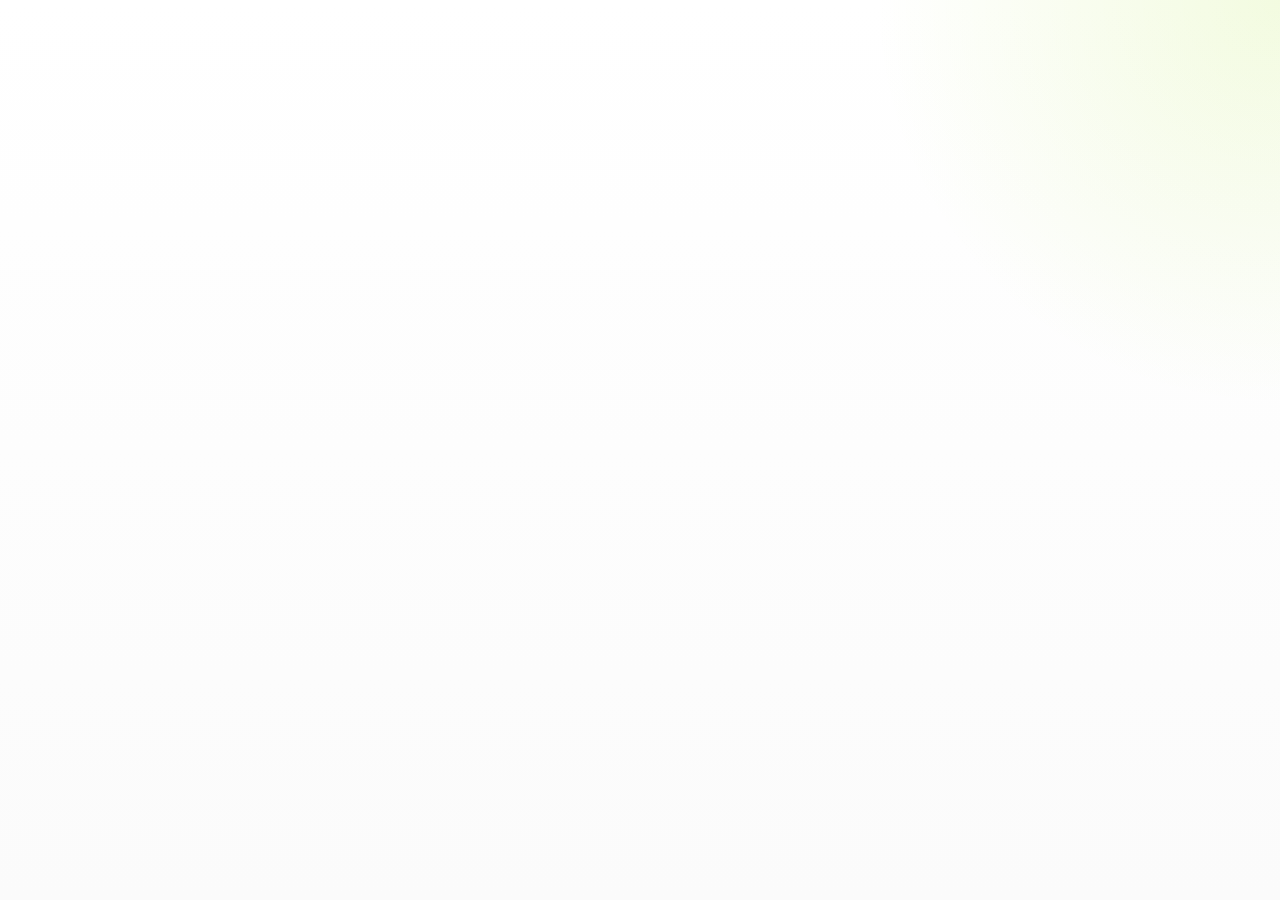
<file: index.html>
<!DOCTYPE html>
<html lang="en">
<head>
  <meta charset="UTF-8" />
  <meta name="viewport" content="width=device-width, initial-scale=1.0" />
  <title>UltraPadel Pro</title>
  <link rel="stylesheet" href="./src/styles/variables.css" />
  <link rel="stylesheet" href="./src/styles/base.css" />
  <link rel="stylesheet" href="./src/styles/layout.css" />
  <link rel="stylesheet" href="./src/styles/components.css" />
  <style>
    [hidden] {
      display: none !important;
    }
  </style>
</head>
<body>
  <div id="app"></div>

  <script>
    window.ULTRAPADEL_SUPABASE_URL = window.ULTRAPADEL_SUPABASE_URL || "https://tbmkvmotnwwyfvcqvjlt.supabase.co";
    window.ULTRAPADEL_SUPABASE_ANON_KEY = window.ULTRAPADEL_SUPABASE_ANON_KEY || "sb_publishable_FzFU14_voXOLGM_ulzw95w_0Tacknk5";
  </script>
  <script type="module" src="./src/main.js"></script>
</body>
</html>
</file>
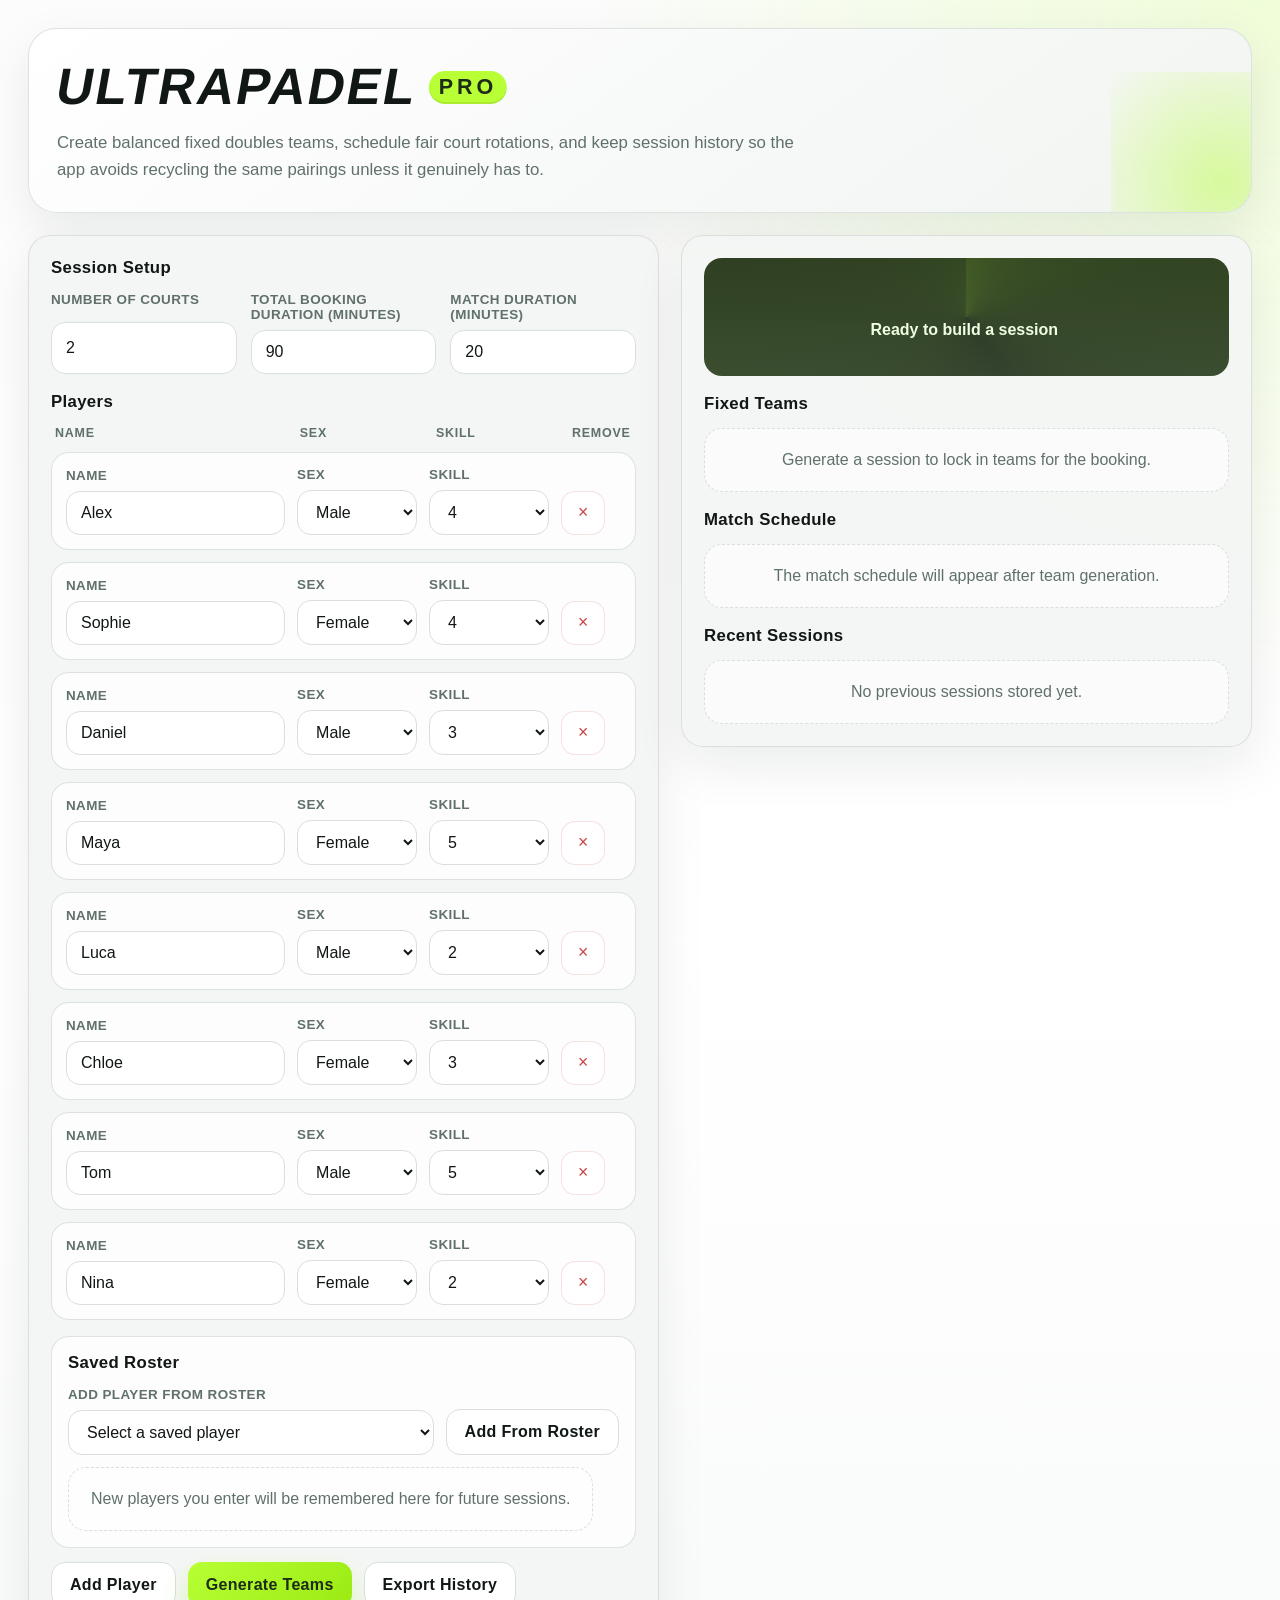
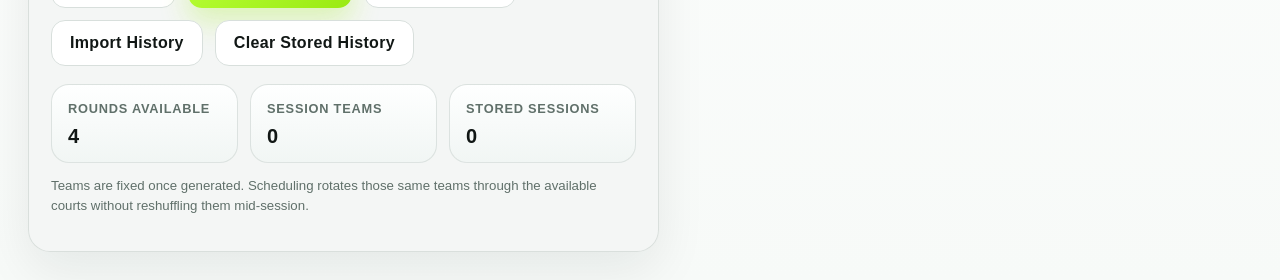
<file: ultrapadel-pro.html>
<!DOCTYPE html>
<html lang="en">
<head>
  <meta charset="UTF-8" />
  <meta name="viewport" content="width=device-width, initial-scale=1.0" />
  <title>UltraPadel Pro</title>
  <style>
    :root {
      --bg: #ffffff;
      --panel: #f3f5f4;
      --panel-strong: #e9eeeb;
      --text: #111715;
      --muted: #60706a;
      --line: #d8dfdc;
      --accent: #b8ff35;
      --accent-strong: #9aea13;
      --accent-dark: #1d2b18;
      --shadow: 0 18px 50px rgba(17, 23, 21, 0.08);
      --radius: 22px;
      --radius-sm: 14px;
    }

    * {
      box-sizing: border-box;
    }

    html, body {
      margin: 0;
      min-height: 100%;
      background:
        radial-gradient(circle at top right, rgba(184, 255, 53, 0.18), transparent 30%),
        linear-gradient(180deg, #fbfcfb 0%, #ffffff 50%, #f7faf8 100%);
      color: var(--text);
      font-family: "Segoe UI", "Helvetica Neue", Arial, sans-serif;
    }

    body {
      padding: 28px;
    }

    .app {
      max-width: 1400px;
      margin: 0 auto;
      display: grid;
      gap: 22px;
    }

    .hero {
      position: relative;
      overflow: hidden;
      border-radius: 28px;
      padding: 28px;
      background: linear-gradient(145deg, rgba(255,255,255,0.96), rgba(240,244,241,0.96));
      box-shadow: var(--shadow);
      border: 1px solid rgba(216, 223, 220, 0.85);
    }

    .hero::after {
      content: "";
      position: absolute;
      inset: auto -80px -80px auto;
      width: 220px;
      height: 220px;
      background: radial-gradient(circle, rgba(184,255,53,0.45), rgba(184,255,53,0));
      pointer-events: none;
    }

    .logo {
      display: inline-flex;
      align-items: baseline;
      gap: 12px;
      font-size: clamp(2rem, 4vw, 3.5rem);
      font-weight: 900;
      letter-spacing: 0.04em;
      text-transform: uppercase;
      transform: skewX(-10deg);
    }

    .logo .pro {
      color: var(--accent-dark);
      background: var(--accent);
      padding: 4px 10px;
      border-radius: 999px;
      font-size: 0.42em;
      letter-spacing: 0.18em;
      transform: translateY(-10px) skewX(10deg);
      box-shadow: inset 0 -2px 0 rgba(0,0,0,0.08);
    }

    .hero p {
      max-width: 760px;
      margin: 14px 0 0;
      color: var(--muted);
      font-size: 1.05rem;
      line-height: 1.6;
    }

    .layout {
      display: grid;
      grid-template-columns: 1.05fr 0.95fr;
      gap: 22px;
      align-items: start;
    }

    .panel {
      background: rgba(243, 245, 244, 0.9);
      border: 1px solid rgba(216, 223, 220, 0.95);
      border-radius: var(--radius);
      box-shadow: var(--shadow);
      padding: 22px;
      backdrop-filter: blur(8px);
    }

    .panel h2,
    .panel h3 {
      margin: 0 0 14px;
      font-size: 1.05rem;
      letter-spacing: 0.02em;
    }

    .config-grid {
      display: grid;
      grid-template-columns: repeat(3, minmax(0, 1fr));
      gap: 14px;
      margin-bottom: 18px;
    }

    .field,
    .player-cell {
      display: grid;
      gap: 8px;
    }

    label {
      font-size: 0.84rem;
      font-weight: 700;
      color: var(--muted);
      letter-spacing: 0.03em;
      text-transform: uppercase;
    }

    input,
    select,
    button,
    textarea {
      font: inherit;
    }

    input,
    select,
    textarea {
      width: 100%;
      border: 1px solid var(--line);
      background: #ffffff;
      border-radius: 14px;
      padding: 12px 14px;
      color: var(--text);
      outline: none;
      transition: border-color 180ms ease, box-shadow 180ms ease, transform 180ms ease;
    }

    input:focus,
    select:focus,
    textarea:focus {
      border-color: rgba(154, 234, 19, 0.8);
      box-shadow: 0 0 0 4px rgba(184, 255, 53, 0.18);
    }

    .players-head,
    .player-row {
      display: grid;
      grid-template-columns: minmax(0, 1.5fr) minmax(120px, 0.8fr) minmax(120px, 0.8fr) 60px;
      gap: 12px;
      align-items: end;
    }

    .players-head {
      margin-bottom: 12px;
      padding: 0 4px;
      color: var(--muted);
      font-weight: 700;
      font-size: 0.78rem;
      text-transform: uppercase;
      letter-spacing: 0.06em;
    }

    .players-list {
      display: grid;
      gap: 12px;
      margin-bottom: 16px;
    }

    .roster-panel {
      margin-top: 14px;
      padding: 16px;
      border-radius: 18px;
      background: rgba(255, 255, 255, 0.76);
      border: 1px solid rgba(216, 223, 220, 0.85);
    }

    .roster-controls {
      display: grid;
      grid-template-columns: minmax(0, 1fr) auto;
      gap: 12px;
      align-items: end;
      margin-bottom: 12px;
    }

    .roster-chips {
      display: flex;
      flex-wrap: wrap;
      gap: 8px;
    }

    .roster-chip {
      display: inline-flex;
      align-items: center;
      gap: 6px;
      padding: 8px 12px;
      border-radius: 999px;
      background: rgba(184, 255, 53, 0.14);
      color: #2c4610;
      font-size: 0.85rem;
      font-weight: 700;
    }

    .roster-chip small {
      color: var(--muted);
      font-weight: 700;
    }

    .player-row {
      padding: 14px;
      background: rgba(255, 255, 255, 0.82);
      border: 1px solid rgba(216, 223, 220, 0.85);
      border-radius: 18px;
      transition: transform 180ms ease, box-shadow 180ms ease;
    }

    .player-row:hover {
      transform: translateY(-2px);
      box-shadow: 0 10px 24px rgba(17, 23, 21, 0.06);
    }

    .icon-btn,
    .secondary-btn,
    .primary-btn {
      border: none;
      cursor: pointer;
      transition: transform 180ms ease, box-shadow 180ms ease, background 180ms ease;
    }

    .icon-btn {
      width: 44px;
      height: 44px;
      border-radius: 14px;
      background: #ffffff;
      color: #c54444;
      border: 1px solid rgba(197, 68, 68, 0.16);
      font-size: 1.1rem;
    }

    .icon-btn:hover,
    .secondary-btn:hover,
    .primary-btn:hover {
      transform: translateY(-1px);
    }

    .actions {
      display: flex;
      flex-wrap: wrap;
      gap: 12px;
      margin-top: 14px;
    }

    .primary-btn,
    .secondary-btn {
      padding: 13px 18px;
      border-radius: 14px;
      font-weight: 800;
      letter-spacing: 0.02em;
    }

    .primary-btn {
      background: linear-gradient(135deg, var(--accent) 0%, var(--accent-strong) 100%);
      color: var(--accent-dark);
      box-shadow: 0 14px 28px rgba(154, 234, 19, 0.28);
    }

    .secondary-btn {
      background: #ffffff;
      color: var(--text);
      border: 1px solid var(--line);
    }

    .meta-row {
      display: grid;
      grid-template-columns: repeat(3, minmax(0, 1fr));
      gap: 12px;
      margin-top: 18px;
    }

    .stat-card {
      padding: 14px 16px;
      border-radius: 18px;
      background: linear-gradient(180deg, rgba(255,255,255,0.92), rgba(241,245,243,0.92));
      border: 1px solid rgba(216, 223, 220, 0.85);
    }

    .stat-card strong {
      display: block;
      font-size: 1.25rem;
      margin-top: 8px;
    }

    .stat-card span {
      font-size: 0.8rem;
      font-weight: 800;
      letter-spacing: 0.06em;
      text-transform: uppercase;
      color: var(--muted);
    }

    .shuffle-box {
      min-height: 118px;
      display: grid;
      place-items: center;
      padding: 20px;
      border-radius: 18px;
      background: linear-gradient(180deg, rgba(29,43,24,0.96), rgba(36,52,30,0.92));
      color: #efffe1;
      margin-bottom: 18px;
      position: relative;
      overflow: hidden;
    }

    .shuffle-box::before {
      content: "";
      position: absolute;
      inset: -40%;
      background: conic-gradient(from 0deg, rgba(184,255,53,0.18), transparent 40%, rgba(184,255,53,0.1));
      animation: rotateGlow 9s linear infinite;
    }

    .shuffle-inner {
      position: relative;
      z-index: 1;
      text-align: center;
    }

    .shuffle-state {
      display: inline-flex;
      flex-wrap: wrap;
      justify-content: center;
      gap: 8px;
      min-height: 30px;
      margin-top: 10px;
    }

    .shuffle-pill {
      padding: 7px 10px;
      border-radius: 999px;
      font-size: 0.9rem;
      background: rgba(255,255,255,0.12);
      border: 1px solid rgba(255,255,255,0.12);
      animation: popIn 260ms ease;
    }

    .results-grid {
      display: grid;
      gap: 18px;
    }

    .team-list,
    .schedule-list,
    .history-list {
      display: grid;
      gap: 12px;
    }

    .team-card,
    .round-card,
    .history-card {
      padding: 16px;
      border-radius: 18px;
      background: rgba(255,255,255,0.84);
      border: 1px solid rgba(216,223,220,0.85);
    }

    .team-card header,
    .round-card header {
      display: flex;
      justify-content: space-between;
      gap: 12px;
      align-items: center;
      margin-bottom: 10px;
    }

    .team-tag,
    .court-tag,
    .badge {
      display: inline-flex;
      align-items: center;
      gap: 8px;
      padding: 6px 10px;
      border-radius: 999px;
      font-size: 0.78rem;
      font-weight: 800;
      letter-spacing: 0.05em;
      text-transform: uppercase;
    }

    .team-tag,
    .court-tag {
      background: rgba(184,255,53,0.18);
      color: #3b5a12;
    }

    .badge {
      background: rgba(17,23,21,0.06);
      color: var(--muted);
    }

    .team-players,
    .match-line,
    .history-line {
      display: flex;
      flex-wrap: wrap;
      gap: 10px;
      align-items: center;
    }

    .name-chip {
      padding: 9px 12px;
      border-radius: 999px;
      background: var(--panel);
      font-weight: 700;
    }

    .name-chip small {
      color: var(--muted);
      font-weight: 600;
      margin-left: 6px;
    }

    .vs {
      font-size: 0.82rem;
      font-weight: 900;
      letter-spacing: 0.1em;
      color: var(--muted);
    }

    .subtle {
      color: var(--muted);
      font-size: 0.92rem;
      line-height: 1.5;
    }

    .empty {
      padding: 22px;
      border-radius: 18px;
      border: 1px dashed var(--line);
      color: var(--muted);
      text-align: center;
      background: rgba(255,255,255,0.55);
    }

    .footer-note {
      font-size: 0.83rem;
      color: var(--muted);
      line-height: 1.5;
    }

    @keyframes rotateGlow {
      to { transform: rotate(360deg); }
    }

    @keyframes popIn {
      from {
        opacity: 0;
        transform: translateY(10px) scale(0.96);
      }
      to {
        opacity: 1;
        transform: translateY(0) scale(1);
      }
    }

    @media (max-width: 1120px) {
      .layout {
        grid-template-columns: 1fr;
      }
    }

    @media (max-width: 780px) {
      body {
        padding: 16px;
      }

      .config-grid,
      .meta-row {
        grid-template-columns: 1fr;
      }

      .players-head {
        display: none;
      }

      .player-row {
        grid-template-columns: 1fr;
      }
    }
  </style>
</head>
<body>
  <div class="app">
    <section class="hero">
      <div class="logo">UltraPadel <span class="pro">Pro</span></div>
      <p>Create balanced fixed doubles teams, schedule fair court rotations, and keep session history so the app avoids recycling the same pairings unless it genuinely has to.</p>
    </section>

    <div class="layout">
      <section class="panel">
        <h2>Session Setup</h2>
        <div class="config-grid">
          <div class="field">
            <label for="courts">Number of courts</label>
            <input id="courts" type="number" min="1" step="1" value="2" />
          </div>
          <div class="field">
            <label for="bookingDuration">Total booking duration (minutes)</label>
            <input id="bookingDuration" type="number" min="1" step="1" value="90" />
          </div>
          <div class="field">
            <label for="matchDuration">Match duration (minutes)</label>
            <input id="matchDuration" type="number" min="1" step="1" value="20" />
          </div>
        </div>

        <h3>Players</h3>
        <div class="players-head">
          <div>Name</div>
          <div>Sex</div>
          <div>Skill</div>
          <div>Remove</div>
        </div>
        <div id="playersList" class="players-list"></div>

        <div class="roster-panel">
          <h3>Saved Roster</h3>
          <div class="roster-controls">
            <div class="field">
              <label for="rosterSelect">Add player from roster</label>
              <select id="rosterSelect">
                <option value="">Select a saved player</option>
              </select>
            </div>
            <button id="addFromRosterBtn" class="secondary-btn" type="button">Add From Roster</button>
          </div>
          <div id="rosterPreview" class="roster-chips">
            <div class="empty">New players you enter will be remembered here for future sessions.</div>
          </div>
        </div>

        <div class="actions">
          <button id="addPlayerBtn" class="secondary-btn" type="button">Add Player</button>
          <button id="generateBtn" class="primary-btn" type="button">Generate Teams</button>
          <button id="exportHistoryBtn" class="secondary-btn" type="button">Export History</button>
          <button id="importHistoryBtn" class="secondary-btn" type="button">Import History</button>
          <input id="importHistoryInput" type="file" accept=".json,application/json" hidden />
          <button id="clearHistoryBtn" class="secondary-btn" type="button">Clear Stored History</button>
        </div>

        <div class="meta-row">
          <div class="stat-card">
            <span>Rounds Available</span>
            <strong id="roundsStat">0</strong>
          </div>
          <div class="stat-card">
            <span>Session Teams</span>
            <strong id="teamsStat">0</strong>
          </div>
          <div class="stat-card">
            <span>Stored Sessions</span>
            <strong id="historyStat">0</strong>
          </div>
        </div>

        <p class="footer-note">Teams are fixed once generated. Scheduling rotates those same teams through the available courts without reshuffling them mid-session.</p>
      </section>

      <section class="panel">
        <div class="shuffle-box">
          <div class="shuffle-inner">
            <strong id="shuffleTitle">Ready to build a session</strong>
            <div id="shuffleState" class="shuffle-state"></div>
          </div>
        </div>

        <div class="results-grid">
          <div>
            <h2>Fixed Teams</h2>
            <div id="teamsOutput" class="team-list">
              <div class="empty">Generate a session to lock in teams for the booking.</div>
            </div>
          </div>

          <div>
            <h2>Match Schedule</h2>
            <div id="scheduleOutput" class="schedule-list">
              <div class="empty">The match schedule will appear after team generation.</div>
            </div>
          </div>

          <div>
            <h2>Recent Sessions</h2>
            <div id="historyOutput" class="history-list">
              <div class="empty">No previous sessions stored yet.</div>
            </div>
          </div>
        </div>
      </section>
    </div>
  </div>

  <script>
    const STORAGE_KEY = "ultrapadel-pro-sessions";
    const ROSTER_STORAGE_KEY = "ultrapadel-pro-roster";
    const MAX_GENERATION_ATTEMPTS = 900;
    const EXACT_TEAM_SEARCH_LIMIT = 12;

    const state = {
      players: [],
      roster: [],
      currentSession: null,
      shuffleInterval: null
    };

    const els = {
      courts: document.getElementById("courts"),
      bookingDuration: document.getElementById("bookingDuration"),
      matchDuration: document.getElementById("matchDuration"),
      playersList: document.getElementById("playersList"),
      rosterSelect: document.getElementById("rosterSelect"),
      rosterPreview: document.getElementById("rosterPreview"),
      addPlayerBtn: document.getElementById("addPlayerBtn"),
      addFromRosterBtn: document.getElementById("addFromRosterBtn"),
      generateBtn: document.getElementById("generateBtn"),
      exportHistoryBtn: document.getElementById("exportHistoryBtn"),
      importHistoryBtn: document.getElementById("importHistoryBtn"),
      importHistoryInput: document.getElementById("importHistoryInput"),
      clearHistoryBtn: document.getElementById("clearHistoryBtn"),
      shuffleTitle: document.getElementById("shuffleTitle"),
      shuffleState: document.getElementById("shuffleState"),
      teamsOutput: document.getElementById("teamsOutput"),
      scheduleOutput: document.getElementById("scheduleOutput"),
      historyOutput: document.getElementById("historyOutput"),
      roundsStat: document.getElementById("roundsStat"),
      teamsStat: document.getElementById("teamsStat"),
      historyStat: document.getElementById("historyStat")
    };

    function uid() {
      return Math.random().toString(36).slice(2, 10);
    }

    function createPlayer(name, sex, skill) {
      return { id: uid(), name, sex, skill };
    }

    function getStoredSessions() {
      try {
        const parsed = JSON.parse(localStorage.getItem(STORAGE_KEY) || "[]");
        return Array.isArray(parsed) ? parsed : [];
      } catch (error) {
        return [];
      }
    }

    function getStoredRoster() {
      try {
        const parsed = JSON.parse(localStorage.getItem(ROSTER_STORAGE_KEY) || "[]");
        return Array.isArray(parsed) ? parsed : [];
      } catch (error) {
        return [];
      }
    }

    function saveRoster(roster) {
      localStorage.setItem(ROSTER_STORAGE_KEY, JSON.stringify(roster));
    }

    function normalizeName(name) {
      return String(name || "").trim().toLowerCase();
    }

    function upsertRosterPlayer(player) {
      const name = String(player.name || "").trim();
      if (!name) {
        return;
      }

      const normalizedName = normalizeName(name);
      const nextEntry = {
        name,
        sex: player.sex,
        skill: Number(player.skill)
      };

      const existingIndex = state.roster.findIndex((entry) => normalizeName(entry.name) === normalizedName);
      if (existingIndex >= 0) {
        state.roster[existingIndex] = nextEntry;
      } else {
        state.roster.push(nextEntry);
      }

      state.roster.sort((a, b) => a.name.localeCompare(b.name));
      saveRoster(state.roster);
      renderRoster();
    }

    function saveSession(session) {
      const sessions = getStoredSessions();
      const existingIndex = sessions.findIndex((entry) => isSameSession(entry, session));
      if (existingIndex >= 0) {
        sessions.splice(existingIndex, 1);
      }
      sessions.unshift(session);
      localStorage.setItem(STORAGE_KEY, JSON.stringify(sessions.slice(0, 40)));
    }

    function clearHistory() {
      localStorage.removeItem(STORAGE_KEY);
      renderHistory();
      updateStats();
    }

    function buildTeamHistoryMap(sessions) {
      const historyMap = new Map();
      sessions.forEach((session) => {
        (session.teams || []).forEach((team) => {
          const key = team.members.map((member) => member.name.trim().toLowerCase()).sort().join("|");
          historyMap.set(key, (historyMap.get(key) || 0) + 1);
        });
      });
      return historyMap;
    }

    function buildMatchHistoryMap(sessions) {
      const historyMap = new Map();
      sessions.forEach((session) => {
        (session.matches || []).forEach((match) => {
          const teams = [match.teamAKey, match.teamBKey].sort().join("::");
          historyMap.set(teams, (historyMap.get(teams) || 0) + 1);
        });
      });
      return historyMap;
    }

    function isSameSession(left, right) {
      if (!left || !right) {
        return false;
      }
      const leftTeams = (left.teams || []).map((team) => team.key || teamKey(team)).sort().join("::");
      const rightTeams = (right.teams || []).map((team) => team.key || teamKey(team)).sort().join("::");
      return left.createdAt === right.createdAt && leftTeams === rightTeams;
    }

    function renderPlayers() {
      els.playersList.innerHTML = "";
      state.players.forEach((player) => {
        const row = document.createElement("div");
        row.className = "player-row";
        row.innerHTML = `
          <div class="player-cell">
            <label>Name</label>
            <input type="text" value="${escapeHtml(player.name)}" data-id="${player.id}" data-field="name" placeholder="Player name" />
          </div>
          <div class="player-cell">
            <label>Sex</label>
            <select data-id="${player.id}" data-field="sex">
              <option value="Male" ${player.sex === "Male" ? "selected" : ""}>Male</option>
              <option value="Female" ${player.sex === "Female" ? "selected" : ""}>Female</option>
            </select>
          </div>
          <div class="player-cell">
            <label>Skill</label>
            <select data-id="${player.id}" data-field="skill">
              ${[1, 2, 3, 4, 5].map((value) => `<option value="${value}" ${Number(player.skill) === value ? "selected" : ""}>${value}</option>`).join("")}
            </select>
          </div>
          <button class="icon-btn" type="button" data-remove-id="${player.id}" aria-label="Remove player">×</button>
        `;
        els.playersList.appendChild(row);
      });
    }

    function renderRoster() {
      const roster = [...state.roster].sort((a, b) => a.name.localeCompare(b.name));
      els.rosterSelect.innerHTML = '<option value="">Select a saved player</option>';

      roster.forEach((player) => {
        const option = document.createElement("option");
        option.value = normalizeName(player.name);
        option.textContent = `${player.name} · ${player.sex} · Skill ${player.skill}`;
        els.rosterSelect.appendChild(option);
      });

      if (!roster.length) {
        els.rosterPreview.innerHTML = '<div class="empty">New players you enter will be remembered here for future sessions.</div>';
        return;
      }

      els.rosterPreview.innerHTML = roster.map((player) => `
        <span class="roster-chip">${escapeHtml(player.name)}<small>${player.sex} · ${player.skill}</small></span>
      `).join("");
    }

    function updateStats() {
      const rounds = calculateTotalRounds();
      const sessions = getStoredSessions();
      els.roundsStat.textContent = String(rounds);
      els.teamsStat.textContent = String(state.currentSession ? state.currentSession.teams.length : 0);
      els.historyStat.textContent = String(sessions.length);
    }

    function calculateTotalRounds() {
      const bookingDuration = Number(els.bookingDuration.value) || 0;
      const matchDuration = Number(els.matchDuration.value) || 0;
      if (bookingDuration <= 0 || matchDuration <= 0) {
        return 0;
      }
      return Math.floor(bookingDuration / matchDuration);
    }

    function averageSkill(players) {
      return players.reduce((sum, player) => sum + Number(player.skill), 0) / players.length;
    }

    function teamKey(team) {
      return team.members.map((member) => member.name.trim().toLowerCase()).sort().join("|");
    }

    function clonePlayers(players) {
      return players.map((player) => ({ ...player, skill: Number(player.skill) }));
    }

    function shuffleArray(input) {
      const arr = [...input];
      for (let i = arr.length - 1; i > 0; i -= 1) {
        const j = Math.floor(Math.random() * (i + 1));
        [arr[i], arr[j]] = [arr[j], arr[i]];
      }
      return arr;
    }

    function startShuffleAnimation(playerNames) {
      stopShuffleAnimation();
      els.shuffleTitle.textContent = "Generating balanced session teams...";
      const update = () => {
        const picks = shuffleArray(playerNames).slice(0, Math.min(8, playerNames.length));
        els.shuffleState.innerHTML = picks.map((name) => `<span class="shuffle-pill">${escapeHtml(name)}</span>`).join("");
      };
      update();
      state.shuffleInterval = setInterval(update, 130);
    }

    function stopShuffleAnimation(message) {
      if (state.shuffleInterval) {
        clearInterval(state.shuffleInterval);
        state.shuffleInterval = null;
      }
      if (message) {
        els.shuffleTitle.textContent = message;
      }
    }

    function validatePlayers(players) {
      if (players.length < 4) {
        return "Add at least 4 players to create doubles teams.";
      }
      if (players.length % 2 !== 0) {
        return "Player count must be even so everyone can be placed in fixed teams of 2.";
      }
      const names = players.map((player) => player.name.trim()).filter(Boolean);
      if (names.length !== players.length) {
        return "Every player needs a name.";
      }
      const normalized = new Set(names.map((name) => name.toLowerCase()));
      if (normalized.size !== names.length) {
        return "Player names must be unique for history tracking to work properly.";
      }
      return "";
    }

    function evaluateTeaming(pairing, historyMap) {
      const teamAverages = pairing.map((team) => averageSkill(team));
      const sessionAverage = teamAverages.reduce((sum, value) => sum + value, 0) / teamAverages.length;

      let repeatedTeams = 0;
      let repeatWeight = 0;
      let sameSexTeams = 0;
      let averageSpreadPenalty = 0;
      let internalBalancePenalty = 0;

      pairing.forEach((team, index) => {
        const key = team.map((member) => member.name.trim().toLowerCase()).sort().join("|");
        const repeats = historyMap.get(key) || 0;
        if (repeats > 0) {
          repeatedTeams += 1;
          repeatWeight += repeats;
        }
        if (team[0].sex === team[1].sex) {
          sameSexTeams += 1;
        }
        averageSpreadPenalty += Math.abs(teamAverages[index] - sessionAverage) * 12;
        // Encourage partners with complementary skill, but without making teams wildly uneven.
        internalBalancePenalty += Math.abs(Number(team[0].skill) - Number(team[1].skill)) * 3;
      });

      return {
        repeatedTeams,
        repeatWeight,
        sameSexTeams,
        averageSpreadPenalty,
        internalBalancePenalty,
        totalScore: (sameSexTeams * 10) + averageSpreadPenalty + internalBalancePenalty
      };
    }

    function compareTeamingMetrics(left, right) {
      if (!left) {
        return 1;
      }
      if (!right) {
        return -1;
      }
      if (left.repeatedTeams !== right.repeatedTeams) {
        return left.repeatedTeams < right.repeatedTeams ? -1 : 1;
      }
      if (left.repeatWeight !== right.repeatWeight) {
        return left.repeatWeight < right.repeatWeight ? -1 : 1;
      }
      if (left.sameSexTeams !== right.sameSexTeams) {
        return left.sameSexTeams < right.sameSexTeams ? -1 : 1;
      }
      if (left.averageSpreadPenalty !== right.averageSpreadPenalty) {
        return left.averageSpreadPenalty < right.averageSpreadPenalty ? -1 : 1;
      }
      if (left.internalBalancePenalty !== right.internalBalancePenalty) {
        return left.internalBalancePenalty < right.internalBalancePenalty ? -1 : 1;
      }
      return 0;
    }

    function getPairHistoryCount(playerA, playerB, historyMap) {
      const key = [playerA.name, playerB.name].map((name) => normalizeName(name)).sort().join("|");
      return historyMap.get(key) || 0;
    }

    function buildGreedyCandidate(players, historyMap) {
      const pool = shuffleArray(players);
      const candidate = [];

      while (pool.length) {
        const first = pool.shift();
        let bestIndex = 0;
        let bestScore = Number.POSITIVE_INFINITY;

        for (let i = 0; i < pool.length; i += 1) {
          const partner = pool[i];
          let score = getPairHistoryCount(first, partner, historyMap) * 1000;
          score += Math.abs(Number(first.skill) - Number(partner.skill)) * 4;
          if (first.sex === partner.sex) {
            score += 7;
          }
          score += Math.random() * 1.5;

          if (score < bestScore) {
            bestScore = score;
            bestIndex = i;
          }
        }

        const partner = pool.splice(bestIndex, 1)[0];
        candidate.push([first, partner]);
      }

      return candidate;
    }

    function searchBestTeaming(remainingPlayers, historyMap, currentPairing, bestResult) {
      if (!remainingPlayers.length) {
        const metrics = evaluateTeaming(currentPairing, historyMap);
        if (!bestResult || compareTeamingMetrics(metrics, bestResult.metrics) < 0) {
          return {
            pairing: currentPairing.map((team) => team.map((player) => ({ ...player }))),
            metrics
          };
        }
        return bestResult;
      }

      const [first, ...rest] = remainingPlayers;
      const orderedPartners = rest
        .map((partner, index) => ({
          partner,
          index,
          repeatCount: getPairHistoryCount(first, partner, historyMap),
          sameSex: first.sex === partner.sex ? 1 : 0,
          skillGap: Math.abs(Number(first.skill) - Number(partner.skill))
        }))
        .sort((a, b) => {
          if (a.repeatCount !== b.repeatCount) {
            return a.repeatCount - b.repeatCount;
          }
          if (a.sameSex !== b.sameSex) {
            return a.sameSex - b.sameSex;
          }
          if (a.skillGap !== b.skillGap) {
            return a.skillGap - b.skillGap;
          }
          return Math.random() - 0.5;
        });

      let candidateBest = bestResult;

      orderedPartners.forEach(({ partner, index }) => {
        const nextPairing = [...currentPairing, [first, partner]];
        const partialMetrics = evaluateTeaming(nextPairing, historyMap);

        if (candidateBest && partialMetrics.repeatedTeams > candidateBest.metrics.repeatedTeams) {
          return;
        }

        const nextRemaining = rest.filter((_, restIndex) => restIndex !== index);
        candidateBest = searchBestTeaming(nextRemaining, historyMap, nextPairing, candidateBest);
      });

      return candidateBest;
    }

    function generateTeams(players, sessions) {
      const historyMap = buildTeamHistoryMap(sessions);
      const workingPlayers = shuffleArray(clonePlayers(players));
      let bestPairing = null;
      let bestMetrics = null;

      if (workingPlayers.length <= EXACT_TEAM_SEARCH_LIMIT) {
        const result = searchBestTeaming(workingPlayers, historyMap, [], null);
        bestPairing = result ? result.pairing : null;
        bestMetrics = result ? result.metrics : null;
      } else {
        // For larger groups, keep the same priority order but sample many candidates.
        for (let attempt = 0; attempt < MAX_GENERATION_ATTEMPTS; attempt += 1) {
          const pairing = buildGreedyCandidate(workingPlayers, historyMap);
          const metrics = evaluateTeaming(pairing, historyMap);
          if (!bestMetrics || compareTeamingMetrics(metrics, bestMetrics) < 0) {
            bestPairing = pairing;
            bestMetrics = metrics;
          }
        }
      }

      const teams = (bestPairing || []).map((pair, index) => ({
        id: `T${index + 1}`,
        members: pair.map((player) => ({ ...player })),
        averageSkill: averageSkill(pair),
        mixed: pair[0].sex !== pair[1].sex
      })).sort((a, b) => a.averageSkill - b.averageSkill);

      return teams;
    }

    function generateTeamMatchups(teams, matchHistoryMap) {
      const matchups = [];
      for (let i = 0; i < teams.length; i += 1) {
        for (let j = i + 1; j < teams.length; j += 1) {
          const key = [teamKey(teams[i]), teamKey(teams[j])].sort().join("::");
          matchups.push({
            teamA: teams[i],
            teamB: teams[j],
            key,
            historicalCount: matchHistoryMap.get(key) || 0
          });
        }
      }
      return matchups.sort((a, b) => a.historicalCount - b.historicalCount);
    }

    function pickBestMatchCandidate(candidates, playCounts, lastPlayedTeams, seenSessionMatchups) {
      let best = null;
      let bestScore = Number.POSITIVE_INFINITY;

      candidates.forEach((candidate) => {
        const teamAKey = teamKey(candidate.teamA);
        const teamBKey = teamKey(candidate.teamB);
        const playGapScore = playCounts[teamAKey] + playCounts[teamBKey];
        const repeatPenalty = seenSessionMatchups.has(candidate.key) ? 180 : 0;
        const restPenalty = (lastPlayedTeams.has(teamAKey) ? 16 : 0) + (lastPlayedTeams.has(teamBKey) ? 16 : 0);
        const historicalPenalty = candidate.historicalCount * 8;
        const score = playGapScore * 10 + repeatPenalty + restPenalty + historicalPenalty;

        if (score < bestScore) {
          bestScore = score;
          best = candidate;
        }
      });

      return best;
    }

    function scheduleMatches(teams, totalRounds, courtCount, sessions) {
      const matchHistoryMap = buildMatchHistoryMap(sessions);
      const allMatchups = generateTeamMatchups(teams, matchHistoryMap);
      const playCounts = Object.fromEntries(teams.map((team) => [teamKey(team), 0]));
      const schedule = [];
      const seenSessionMatchups = new Set();
      let lastPlayedTeams = new Set();

      for (let round = 1; round <= totalRounds; round += 1) {
        const matchesThisRound = [];
        const teamsUsedThisRound = new Set();

        for (let court = 1; court <= courtCount; court += 1) {
          const available = allMatchups.filter((match) => {
            const teamAKey = teamKey(match.teamA);
            const teamBKey = teamKey(match.teamB);
            return !teamsUsedThisRound.has(teamAKey) && !teamsUsedThisRound.has(teamBKey);
          });

          if (!available.length) {
            break;
          }

          const chosen = pickBestMatchCandidate(available, playCounts, lastPlayedTeams, seenSessionMatchups);
          if (!chosen) {
            break;
          }

          const teamAKey = teamKey(chosen.teamA);
          const teamBKey = teamKey(chosen.teamB);

          teamsUsedThisRound.add(teamAKey);
          teamsUsedThisRound.add(teamBKey);
          seenSessionMatchups.add(chosen.key);
          playCounts[teamAKey] += 1;
          playCounts[teamBKey] += 1;

          matchesThisRound.push({
            court,
            teamA: chosen.teamA,
            teamB: chosen.teamB,
            teamAKey,
            teamBKey
          });
        }

        schedule.push({
          round,
          matches: matchesThisRound
        });

        lastPlayedTeams = teamsUsedThisRound;
      }

      return { schedule, playCounts };
    }

    function buildSession(teams, scheduleData) {
      return {
        id: uid(),
        createdAt: new Date().toISOString(),
        settings: {
          courts: Number(els.courts.value) || 0,
          bookingDuration: Number(els.bookingDuration.value) || 0,
          matchDuration: Number(els.matchDuration.value) || 0,
          totalRounds: calculateTotalRounds()
        },
        teams: teams.map((team) => ({
          id: team.id,
          members: team.members.map((member) => ({ name: member.name, sex: member.sex, skill: Number(member.skill) })),
          averageSkill: team.averageSkill,
          mixed: team.mixed,
          key: teamKey(team)
        })),
        rounds: scheduleData.schedule,
        matches: scheduleData.schedule.flatMap((round) => {
          return round.matches.map((match) => ({
            round: round.round,
            court: match.court,
            teamAKey: match.teamAKey,
            teamBKey: match.teamBKey
          }));
        }),
        playCounts: scheduleData.playCounts
      };
    }

    function renderTeams(session) {
      if (!session || !session.teams.length) {
        els.teamsOutput.innerHTML = '<div class="empty">Generate a session to lock in teams for the booking.</div>';
        return;
      }

      els.teamsOutput.innerHTML = session.teams.map((team, index) => `
        <article class="team-card">
          <header>
            <span class="team-tag">Team ${index + 1}</span>
            <span class="badge">${team.mixed ? "Mixed Pair" : "Same-Sex Pair"} · Avg ${team.averageSkill.toFixed(1)}</span>
          </header>
          <div class="team-players">
            ${team.members.map((member) => `
              <span class="name-chip">${escapeHtml(member.name)}<small>${member.sex} · Skill ${member.skill}</small></span>
            `).join("")}
          </div>
        </article>
      `).join("");
    }

    function renderSchedule(session) {
      if (!session || !session.rounds.length) {
        els.scheduleOutput.innerHTML = '<div class="empty">The match schedule will appear after team generation.</div>';
        return;
      }

      els.scheduleOutput.innerHTML = session.rounds.map((round) => `
        <article class="round-card">
          <header>
            <strong>Round ${round.round}</strong>
            <span class="badge">${round.matches.length} ${round.matches.length === 1 ? "match" : "matches"}</span>
          </header>
          ${round.matches.length ? round.matches.map((match) => `
            <div class="match-line">
              <span class="court-tag">Court ${match.court}</span>
              <span>${escapeHtml(match.teamA.members.map((member) => member.name).join(" / "))}</span>
              <span class="vs">vs</span>
              <span>${escapeHtml(match.teamB.members.map((member) => member.name).join(" / "))}</span>
            </div>
          `).join("") : '<div class="subtle">No court assignment in this round. All available teams have already had fair rotation opportunities.</div>'}
        </article>
      `).join("");
    }

    function renderHistory() {
      const sessions = getStoredSessions();
      if (!sessions.length) {
        els.historyOutput.innerHTML = '<div class="empty">No previous sessions stored yet.</div>';
        return;
      }

      els.historyOutput.innerHTML = sessions.slice(0, 6).map((session) => `
        <article class="history-card">
          <strong>${new Date(session.createdAt).toLocaleString()}</strong>
          <div class="history-line subtle">${session.teams.length} teams · ${session.settings.totalRounds} rounds · ${session.settings.courts} courts</div>
          <div class="history-line subtle">${session.teams.map((team) => team.members.map((member) => member.name).join(" / ")).join(" · ")}</div>
        </article>
      `).join("");
    }

    function getExportableHistoryPayload() {
      const sessions = getStoredSessions();
      if (state.currentSession && !sessions.some((session) => isSameSession(session, state.currentSession))) {
        sessions.unshift(state.currentSession);
      }

      return {
        app: "UltraPadel Pro",
        type: "history-backup",
        version: 1,
        exportedAt: new Date().toISOString(),
        sessions,
        roster: state.roster
      };
    }

    function exportHistory() {
      const payload = getExportableHistoryPayload();
      if (!payload.sessions.length && !payload.roster.length) {
        alert("There is no saved history to export yet.");
        return;
      }

      const blob = new Blob([JSON.stringify(payload, null, 2)], { type: "application/json;charset=utf-8;" });
      const url = URL.createObjectURL(blob);
      const link = document.createElement("a");
      const stamp = new Date().toISOString().slice(0, 19).replace(/[:T]/g, "-");
      link.href = url;
      link.download = `ultrapadel-pro-history-${stamp}.json`;
      document.body.appendChild(link);
      link.click();
      link.remove();
      URL.revokeObjectURL(url);
    }

    function importHistoryFromText(rawText) {
      let payload;
      try {
        payload = JSON.parse(rawText);
      } catch (error) {
        throw new Error("This file is not valid JSON.");
      }

      if (!payload || payload.app !== "UltraPadel Pro" || payload.type !== "history-backup") {
        throw new Error("This file was not recognized as an UltraPadel Pro history export.");
      }

      const incomingSessions = Array.isArray(payload.sessions) ? payload.sessions : [];
      const incomingRoster = Array.isArray(payload.roster) ? payload.roster : [];
      const storedSessions = getStoredSessions();
      const mergedSessions = [...storedSessions];
      let addedSessions = 0;

      incomingSessions.forEach((session) => {
        if (!mergedSessions.some((existing) => isSameSession(existing, session))) {
          mergedSessions.push(session);
          addedSessions += 1;
        }
      });

      mergedSessions.sort((a, b) => new Date(b.createdAt).getTime() - new Date(a.createdAt).getTime());
      localStorage.setItem(STORAGE_KEY, JSON.stringify(mergedSessions.slice(0, 40)));

      const rosterMap = new Map(state.roster.map((player) => [normalizeName(player.name), {
        name: player.name,
        sex: player.sex,
        skill: Number(player.skill)
      }]));
      let addedRosterPlayers = 0;

      incomingRoster.forEach((player) => {
        const name = String(player && player.name || "").trim();
        if (!name) {
          return;
        }
        const key = normalizeName(name);
        if (!rosterMap.has(key)) {
          addedRosterPlayers += 1;
        }
        rosterMap.set(key, {
          name,
          sex: player.sex,
          skill: Number(player.skill)
        });
      });

      mergedSessions.forEach((session) => {
        (session.teams || []).forEach((team) => {
          (team.members || []).forEach((member) => {
            const name = String(member && member.name || "").trim();
            if (!name) {
              return;
            }
            const key = normalizeName(name);
            if (!rosterMap.has(key)) {
              addedRosterPlayers += 1;
            }
            rosterMap.set(key, {
              name,
              sex: member.sex,
              skill: Number(member.skill)
            });
          });
        });
      });

      state.roster = Array.from(rosterMap.values()).sort((a, b) => a.name.localeCompare(b.name));
      saveRoster(state.roster);
      renderRoster();
      renderHistory();
      updateStats();

      return { addedSessions, addedRosterPlayers };
    }

    function handleImportHistoryFile(file) {
      if (!file) {
        return;
      }

      const reader = new FileReader();
      reader.onload = () => {
        try {
          const result = importHistoryFromText(String(reader.result || ""));
          alert(`History import complete. Added ${result.addedSessions} new sessions and ${result.addedRosterPlayers} roster entries.`);
        } catch (error) {
          alert(error.message || "The selected history file could not be imported.");
        } finally {
          els.importHistoryInput.value = "";
        }
      };
      reader.onerror = () => {
        alert("The selected file could not be read.");
        els.importHistoryInput.value = "";
      };
      reader.readAsText(file);
    }

    function escapeHtml(value) {
      return String(value)
        .replace(/&/g, "&amp;")
        .replace(/</g, "&lt;")
        .replace(/>/g, "&gt;")
        .replace(/"/g, "&quot;")
        .replace(/'/g, "&#39;");
    }

    async function handleGenerate() {
      const players = clonePlayers(state.players).map((player) => ({
        ...player,
        name: player.name.trim()
      }));

      const validationError = validatePlayers(players);
      const courts = Number(els.courts.value) || 0;
      const totalRounds = calculateTotalRounds();

      if (validationError) {
        alert(validationError);
        return;
      }
      if (courts < 1) {
        alert("Number of courts must be at least 1.");
        return;
      }
      if (totalRounds < 1) {
        alert("Booking duration must allow at least one full match.");
        return;
      }

      startShuffleAnimation(players.map((player) => player.name));
      els.generateBtn.disabled = true;

      await new Promise((resolve) => setTimeout(resolve, 1800));

      const sessions = getStoredSessions();
      players.forEach((player) => upsertRosterPlayer(player));
      const teams = generateTeams(players, sessions);
      const scheduleData = scheduleMatches(teams, totalRounds, courts, sessions);
      const session = buildSession(teams, scheduleData);

      state.currentSession = session;
      saveSession(session);
      stopShuffleAnimation("Session locked in");

      renderTeams(session);
      renderSchedule(session);
      renderHistory();
      updateStats();

      els.shuffleState.innerHTML = session.teams.map((team, index) => `
        <span class="shuffle-pill">Team ${index + 1}: ${escapeHtml(team.members.map((member) => member.name).join(" + "))}</span>
      `).join("");

      els.generateBtn.disabled = false;
    }

    function syncPlayerField(target) {
      const player = state.players.find((entry) => entry.id === target.dataset.id);
      if (!player) {
        return;
      }
      if (target.dataset.field === "skill") {
        player.skill = Number(target.value);
      } else {
        player[target.dataset.field] = target.value;
      }

      if (String(player.name || "").trim()) {
        upsertRosterPlayer(player);
      }
    }

    function addPlayer(player) {
      state.players.push(player);
      renderPlayers();
    }

    function removePlayer(id) {
      state.players = state.players.filter((player) => player.id !== id);
      renderPlayers();
    }

    function addPlayerFromRoster() {
      const selectedName = els.rosterSelect.value;
      if (!selectedName) {
        alert("Select a saved player from the roster first.");
        return;
      }

      const rosterPlayer = state.roster.find((player) => normalizeName(player.name) === selectedName);
      if (!rosterPlayer) {
        return;
      }

      const alreadyInSession = state.players.some((player) => normalizeName(player.name) === selectedName);
      if (alreadyInSession) {
        alert(`${rosterPlayer.name} is already in this session setup.`);
        return;
      }

      addPlayer(createPlayer(rosterPlayer.name, rosterPlayer.sex, rosterPlayer.skill));
      els.rosterSelect.value = "";
    }

    function seedPlayers() {
      state.players = [
        createPlayer("Alex", "Male", 4),
        createPlayer("Sophie", "Female", 4),
        createPlayer("Daniel", "Male", 3),
        createPlayer("Maya", "Female", 5),
        createPlayer("Luca", "Male", 2),
        createPlayer("Chloe", "Female", 3),
        createPlayer("Tom", "Male", 5),
        createPlayer("Nina", "Female", 2)
      ];
    }

    function attachEvents() {
      els.addPlayerBtn.addEventListener("click", () => {
        addPlayer(createPlayer("", "Male", 3));
      });
      els.addFromRosterBtn.addEventListener("click", addPlayerFromRoster);

      els.generateBtn.addEventListener("click", handleGenerate);
      els.exportHistoryBtn.addEventListener("click", exportHistory);
      els.importHistoryBtn.addEventListener("click", () => {
        els.importHistoryInput.click();
      });
      els.importHistoryInput.addEventListener("change", (event) => {
        const target = event.target;
        if (!(target instanceof HTMLInputElement) || !target.files || !target.files[0]) {
          return;
        }
        handleImportHistoryFile(target.files[0]);
      });
      els.clearHistoryBtn.addEventListener("click", () => {
        if (confirm("Clear all stored session history? This will remove previous team-combination memory.")) {
          clearHistory();
        }
      });

      [els.courts, els.bookingDuration, els.matchDuration].forEach((input) => {
        input.addEventListener("input", updateStats);
      });

      els.playersList.addEventListener("input", (event) => {
        const target = event.target;
        if (!(target instanceof HTMLInputElement || target instanceof HTMLSelectElement)) {
          return;
        }
        if (target.dataset.id && target.dataset.field) {
          syncPlayerField(target);
        }
      });

      els.playersList.addEventListener("click", (event) => {
        const target = event.target;
        if (!(target instanceof HTMLElement)) {
          return;
        }
        const removeId = target.getAttribute("data-remove-id");
        if (removeId) {
          removePlayer(removeId);
        }
      });
    }

    function init() {
      state.roster = getStoredRoster();
      seedPlayers();
      renderPlayers();
      renderRoster();
      renderHistory();
      updateStats();
      attachEvents();
    }

    init();
  </script>
</body>
</html>
</file>
<file: src/styles/variables.css>
:root {
  --color-bg: #ffffff;
  --color-surface: #f5f5f5;
  --color-surface-strong: #eeeeee;
  --color-surface-raised: #fafafa;
  --color-text: #111111;
  --color-text-secondary: #666666;
  --color-border: #e0e0e0;
  --color-border-strong: #d4d4d4;
  --color-primary: #9be000;
  --color-primary-strong: #8bc900;
  --color-primary-soft: rgba(155, 224, 0, 0.14);
  --color-danger: #c62828;
  --shadow-sm: 0 1px 2px rgba(17, 17, 17, 0.04);
  --shadow-md: 0 12px 32px rgba(17, 17, 17, 0.06);
  --shadow-lg: 0 20px 48px rgba(17, 17, 17, 0.08);
  --radius-sm: 12px;
  --radius-md: 20px;
  --radius-lg: 28px;
  --space-1: 8px;
  --space-2: 16px;
  --space-3: 24px;
  --space-4: 32px;
  --space-5: 40px;
  --font-sans: -apple-system, BlinkMacSystemFont, "SF Pro Text", "Segoe UI", Roboto, Helvetica, Arial, sans-serif;
}
</file>
<file: src/styles/base.css>
* {
  box-sizing: border-box;
}

html,
body {
  margin: 0;
  min-height: 100%;
}

body {
  padding: var(--space-2);
  background:
    radial-gradient(circle at top right, rgba(155, 224, 0, 0.12), transparent 26%),
    linear-gradient(180deg, #ffffff 0%, #fbfbfb 100%);
  color: var(--color-text);
  font-family: var(--font-sans);
  -webkit-font-smoothing: antialiased;
  text-rendering: optimizeLegibility;
}

button,
input,
select,
textarea {
  font: inherit;
}

button {
  min-height: 48px;
  border: none;
  cursor: pointer;
  transition: transform 180ms ease, box-shadow 180ms ease, background 180ms ease, border-color 180ms ease, color 180ms ease;
}

button:hover:not(:disabled) {
  transform: translateY(-1px);
}

button:active:not(:disabled) {
  transform: translateY(0);
}

button:disabled {
  opacity: 0.56;
  cursor: not-allowed;
}

input,
select,
textarea {
  width: 100%;
  min-height: 52px;
  padding: 0 16px;
  border: 1px solid var(--color-border);
  border-radius: var(--radius-sm);
  background: #ffffff;
  color: var(--color-text);
  transition: border-color 180ms ease, box-shadow 180ms ease, background 180ms ease;
}

input:focus,
select:focus,
textarea:focus {
  outline: none;
  border-color: var(--color-primary-strong);
  box-shadow: 0 0 0 4px rgba(155, 224, 0, 0.16);
}

label {
  font-size: 0.8rem;
  font-weight: 700;
  color: var(--color-text-secondary);
  letter-spacing: 0.04em;
  text-transform: uppercase;
}

h1,
h2,
h3,
h4,
p {
  margin: 0;
}

.hidden {
  display: none;
}

.footer-note,
.subtle {
  color: var(--color-text-secondary);
  font-size: 0.92rem;
  line-height: 1.5;
}

.auth-message-success {
  color: #2e7d32;
}

.auth-message-error {
  color: var(--color-danger);
}

@keyframes shuffleIn {
  from {
    opacity: 0;
    transform: translateY(10px) scale(0.96);
  }

  to {
    opacity: 1;
    transform: translateY(0) scale(1);
  }
}

@keyframes pulseGlow {
  0%,
  100% {
    transform: scale(0.96);
    opacity: 0.7;
  }

  50% {
    transform: scale(1.02);
    opacity: 1;
  }
}

@media (min-width: 720px) {
  body {
    padding: var(--space-3);
  }
}
</file>
<file: src/styles/layout.css>
#app {
  width: min(1200px, 100%);
  margin: 0 auto;
}

.app {
  display: grid;
  gap: var(--space-3);
}

.hero {
  position: relative;
  overflow: hidden;
  padding: var(--space-3);
  border: 1px solid var(--color-border);
  border-radius: var(--radius-lg);
  background:
    linear-gradient(135deg, rgba(155, 224, 0, 0.12), transparent 36%),
    #ffffff;
  box-shadow: var(--shadow-md);
}

.hero::after {
  content: "";
  position: absolute;
  inset: auto -64px -64px auto;
  width: 176px;
  height: 176px;
  border-radius: 999px;
  background: radial-gradient(circle, rgba(155, 224, 0, 0.2), rgba(155, 224, 0, 0));
  pointer-events: none;
}

.hero-bar {
  position: relative;
  z-index: 1;
  display: flex;
  flex-direction: column;
  align-items: flex-start;
  gap: var(--space-2);
}

.layout {
  display: grid;
  gap: var(--space-3);
}

.panel {
  display: grid;
  gap: var(--space-3);
  padding: var(--space-3);
  border: 1px solid var(--color-border);
  border-radius: var(--radius-md);
  background: var(--color-surface);
  box-shadow: var(--shadow-sm);
}

.panel-header,
.section-head,
.auth-heading,
.modal-head {
  display: flex;
  flex-wrap: wrap;
  align-items: center;
  justify-content: space-between;
  gap: var(--space-2);
}

.config-grid,
.auth-grid,
.meta-row,
.results-grid,
.roster-controls,
.actions {
  display: grid;
  gap: var(--space-2);
}

.results-group {
  display: grid;
  gap: var(--space-2);
}

.field,
.modal-form,
.modal-roster-list-wrap {
  display: grid;
  gap: var(--space-1);
}

@media (min-width: 720px) {
  .hero-bar {
    flex-direction: row;
    align-items: center;
    justify-content: space-between;
  }

  .config-grid {
    grid-template-columns: repeat(3, minmax(0, 1fr));
  }

  .meta-row {
    grid-template-columns: repeat(3, minmax(0, 1fr));
  }

  .roster-controls {
    grid-template-columns: minmax(0, 1fr) auto;
    align-items: end;
  }

  .auth-grid {
    grid-template-columns: repeat(2, minmax(0, 1fr));
  }

  .actions {
    grid-template-columns: repeat(2, minmax(0, max-content));
    justify-content: start;
  }
}

@media (min-width: 1040px) {
  .layout {
    grid-template-columns: minmax(0, 440px) minmax(0, 1fr);
    align-items: start;
  }
}
</file>
<file: src/styles/components.css>
.logo {
  display: inline-flex;
  align-items: center;
  flex-wrap: wrap;
  gap: 12px;
  font-size: clamp(2rem, 5vw, 3.25rem);
  font-weight: 800;
  letter-spacing: -0.04em;
  line-height: 1;
}

.logo .pro {
  display: inline-flex;
  align-items: center;
  min-height: 32px;
  padding: 0 12px;
  border-radius: 999px;
  background: var(--color-primary-soft);
  color: #3b5d00;
  font-size: 0.32em;
  font-weight: 700;
  letter-spacing: 0.12em;
  text-transform: uppercase;
}

.panel h2,
.panel h3 {
  font-size: 1.125rem;
  font-weight: 700;
  letter-spacing: -0.02em;
}

.account-pill,
.badge,
.team-tag,
.court-tag,
.name-chip,
.shuffle-pill,
.primary-btn,
.secondary-btn,
.mini-btn,
.icon-btn {
  border-radius: 999px;
}

.account-pill {
  display: inline-flex;
  align-items: center;
  gap: var(--space-1);
  padding: 0 16px;
  background: #ffffff;
  color: var(--color-text);
  border: 1px solid var(--color-border);
  box-shadow: var(--shadow-sm);
}

.account-pill-label {
  font-size: 0.75rem;
  font-weight: 700;
  letter-spacing: 0.08em;
  text-transform: uppercase;
  color: var(--color-text-secondary);
}

.primary-btn {
  padding: 0 20px;
  background: var(--color-primary);
  color: #233600;
  box-shadow: 0 6px 18px rgba(155, 224, 0, 0.22);
}

.primary-btn:hover:not(:disabled) {
  background: var(--color-primary-strong);
}

.secondary-btn,
.mini-btn,
.icon-btn {
  padding: 0 16px;
  background: #ffffff;
  color: var(--color-text);
  border: 1px solid var(--color-border);
  box-shadow: var(--shadow-sm);
}

.secondary-btn:hover:not(:disabled),
.mini-btn:hover:not(:disabled),
.icon-btn:hover:not(:disabled) {
  background: #fafafa;
  border-color: var(--color-border-strong);
}

.mini-btn {
  min-height: 40px;
}

.icon-btn {
  width: 44px;
  min-width: 44px;
  padding: 0;
  color: var(--color-text-secondary);
}

.danger-btn {
  color: var(--color-danger);
  border-color: rgba(198, 40, 40, 0.2);
}

.badge,
.team-tag,
.court-tag {
  display: inline-flex;
  align-items: center;
  min-height: 32px;
  padding: 0 12px;
  font-size: 0.75rem;
  font-weight: 700;
  letter-spacing: 0.06em;
  text-transform: uppercase;
}

.badge {
  background: var(--color-surface-strong);
  color: var(--color-text-secondary);
}

.team-tag,
.court-tag {
  background: var(--color-primary-soft);
  color: #3b5d00;
}

.roster-panel,
.session-player-group,
.stat-card,
.team-card,
.round-card,
.history-card,
.auth-panel,
.modal-card {
  border: 1px solid var(--color-border);
  border-radius: var(--radius-md);
  background: var(--color-surface-raised);
  box-shadow: var(--shadow-sm);
}

.roster-panel,
.session-player-group,
.stat-card,
.team-card,
.round-card,
.history-card,
.auth-panel {
  padding: var(--space-2);
}

.session-player-group-list,
.modal-roster-list {
  display: grid;
  border: 1px solid var(--color-border);
  border-radius: 16px;
  overflow: hidden;
  background: #ffffff;
}

.session-player-group-head {
  display: flex;
  align-items: center;
  justify-content: flex-start;
  margin-bottom: var(--space-2);
}

.session-player-row,
.roster-manager-card {
  display: flex;
  align-items: center;
  justify-content: space-between;
  gap: var(--space-2);
  padding: 14px 16px;
}

.session-player-row + .session-player-row,
.roster-manager-card + .roster-manager-card,
.match-line + .match-line {
  border-top: 1px solid var(--color-border);
}

.session-player-meta,
.roster-manager-meta {
  display: grid;
  gap: 4px;
}

.session-player-name,
.roster-manager-name {
  font-weight: 700;
}

.session-player-detail,
.roster-manager-detail {
  color: var(--color-text-secondary);
  font-size: 0.92rem;
}

.session-player-actions,
.roster-manager-actions,
.team-players,
.match-line,
.history-line {
  display: flex;
  flex-wrap: wrap;
  align-items: center;
  gap: var(--space-1);
}

.session-player-actions,
.roster-manager-actions {
  flex-shrink: 0;
}

.history-card-head {
  display: flex;
  align-items: flex-start;
  justify-content: space-between;
  gap: var(--space-2);
  margin-bottom: var(--space-1);
}

.history-remove-btn {
  width: 32px;
  min-width: 32px;
  min-height: 32px;
  padding: 0;
  background: rgba(198, 40, 40, 0.1);
  color: var(--color-danger);
  box-shadow: none;
}

.history-remove-btn:hover:not(:disabled) {
  background: rgba(198, 40, 40, 0.16);
}

.session-remove-btn {
  width: 32px;
  min-width: 32px;
  min-height: 32px;
  padding: 0;
  background: rgba(198, 40, 40, 0.1);
  color: var(--color-danger);
  box-shadow: none;
}

.session-remove-btn:hover:not(:disabled) {
  background: rgba(198, 40, 40, 0.16);
}

.stat-card span {
  display: block;
  color: var(--color-text-secondary);
  font-size: 0.78rem;
  font-weight: 700;
  letter-spacing: 0.06em;
  text-transform: uppercase;
}

.stat-card strong {
  display: block;
  margin-top: var(--space-1);
  font-size: 1.5rem;
  line-height: 1;
  letter-spacing: -0.04em;
}

.shuffle-box {
  position: relative;
  overflow: hidden;
  min-height: 144px;
  padding: var(--space-3);
  border-radius: var(--radius-md);
  background: linear-gradient(135deg, #111111 0%, #1f1f1f 100%);
  color: #ffffff;
  box-shadow: var(--shadow-md);
}

.shuffle-box::before {
  content: "";
  position: absolute;
  inset: -30%;
  background: radial-gradient(circle at center, rgba(155, 224, 0, 0.22), transparent 34%);
  animation: pulseGlow 4.8s ease-in-out infinite;
  pointer-events: none;
}

.shuffle-inner {
  position: relative;
  z-index: 1;
  display: grid;
  gap: var(--space-2);
}

.shuffle-inner strong {
  font-size: 1.125rem;
  letter-spacing: -0.02em;
}

.shuffle-state {
  display: flex;
  flex-wrap: wrap;
  gap: var(--space-1);
  min-height: 40px;
}

.shuffle-pill {
  display: inline-flex;
  align-items: center;
  min-height: 36px;
  padding: 0 12px;
  background: rgba(255, 255, 255, 0.12);
  border: 1px solid rgba(255, 255, 255, 0.12);
  color: #f8f8f8;
  animation: shuffleIn 420ms cubic-bezier(0.22, 1, 0.36, 1);
}

.name-chip {
  display: inline-flex;
  flex-wrap: wrap;
  align-items: center;
  gap: 4px 8px;
  min-height: 36px;
  padding: 8px 12px;
  background: #ffffff;
  border: 1px solid var(--color-border);
  color: var(--color-text);
  font-weight: 600;
}

.name-chip small {
  color: var(--color-text-secondary);
  font-size: 0.82rem;
  font-weight: 500;
}

.match-line {
  padding: 12px 0;
}

.vs {
  color: var(--color-text-secondary);
  font-size: 0.8rem;
  font-weight: 700;
  letter-spacing: 0.06em;
  text-transform: uppercase;
}

.empty {
  padding: var(--space-3);
  border: 1px dashed var(--color-border-strong);
  border-radius: var(--radius-md);
  background: #ffffff;
  color: var(--color-text-secondary);
  text-align: center;
}

.auth-flyout,
.modal-backdrop {
  position: fixed;
  inset: 0;
  display: grid;
  padding: var(--space-2);
  background: rgba(17, 17, 17, 0.18);
  backdrop-filter: blur(8px);
}

.auth-flyout.hidden,
.modal-backdrop.hidden {
  display: none;
}

.auth-flyout {
  z-index: 40;
  align-items: start;
}

.modal-backdrop {
  z-index: 50;
  place-items: center;
}

.auth-flyout-card,
.modal-card {
  width: min(100%, 920px);
  margin: 0 auto;
}

.auth-flyout-card {
  max-width: 440px;
}

.modal-card {
  max-height: min(88vh, 920px);
  overflow: auto;
  padding: var(--space-3);
  box-shadow: var(--shadow-lg);
}

#rosterModalMessage {
  min-height: 24px;
}

@media (min-width: 720px) {
  .auth-flyout,
  .modal-backdrop {
    padding: var(--space-3);
  }
}

@media (min-width: 1040px) {
  .auth-flyout {
    justify-items: end;
    padding: var(--space-4);
  }

  .auth-flyout-card {
    margin: 0;
  }
}
</file>
